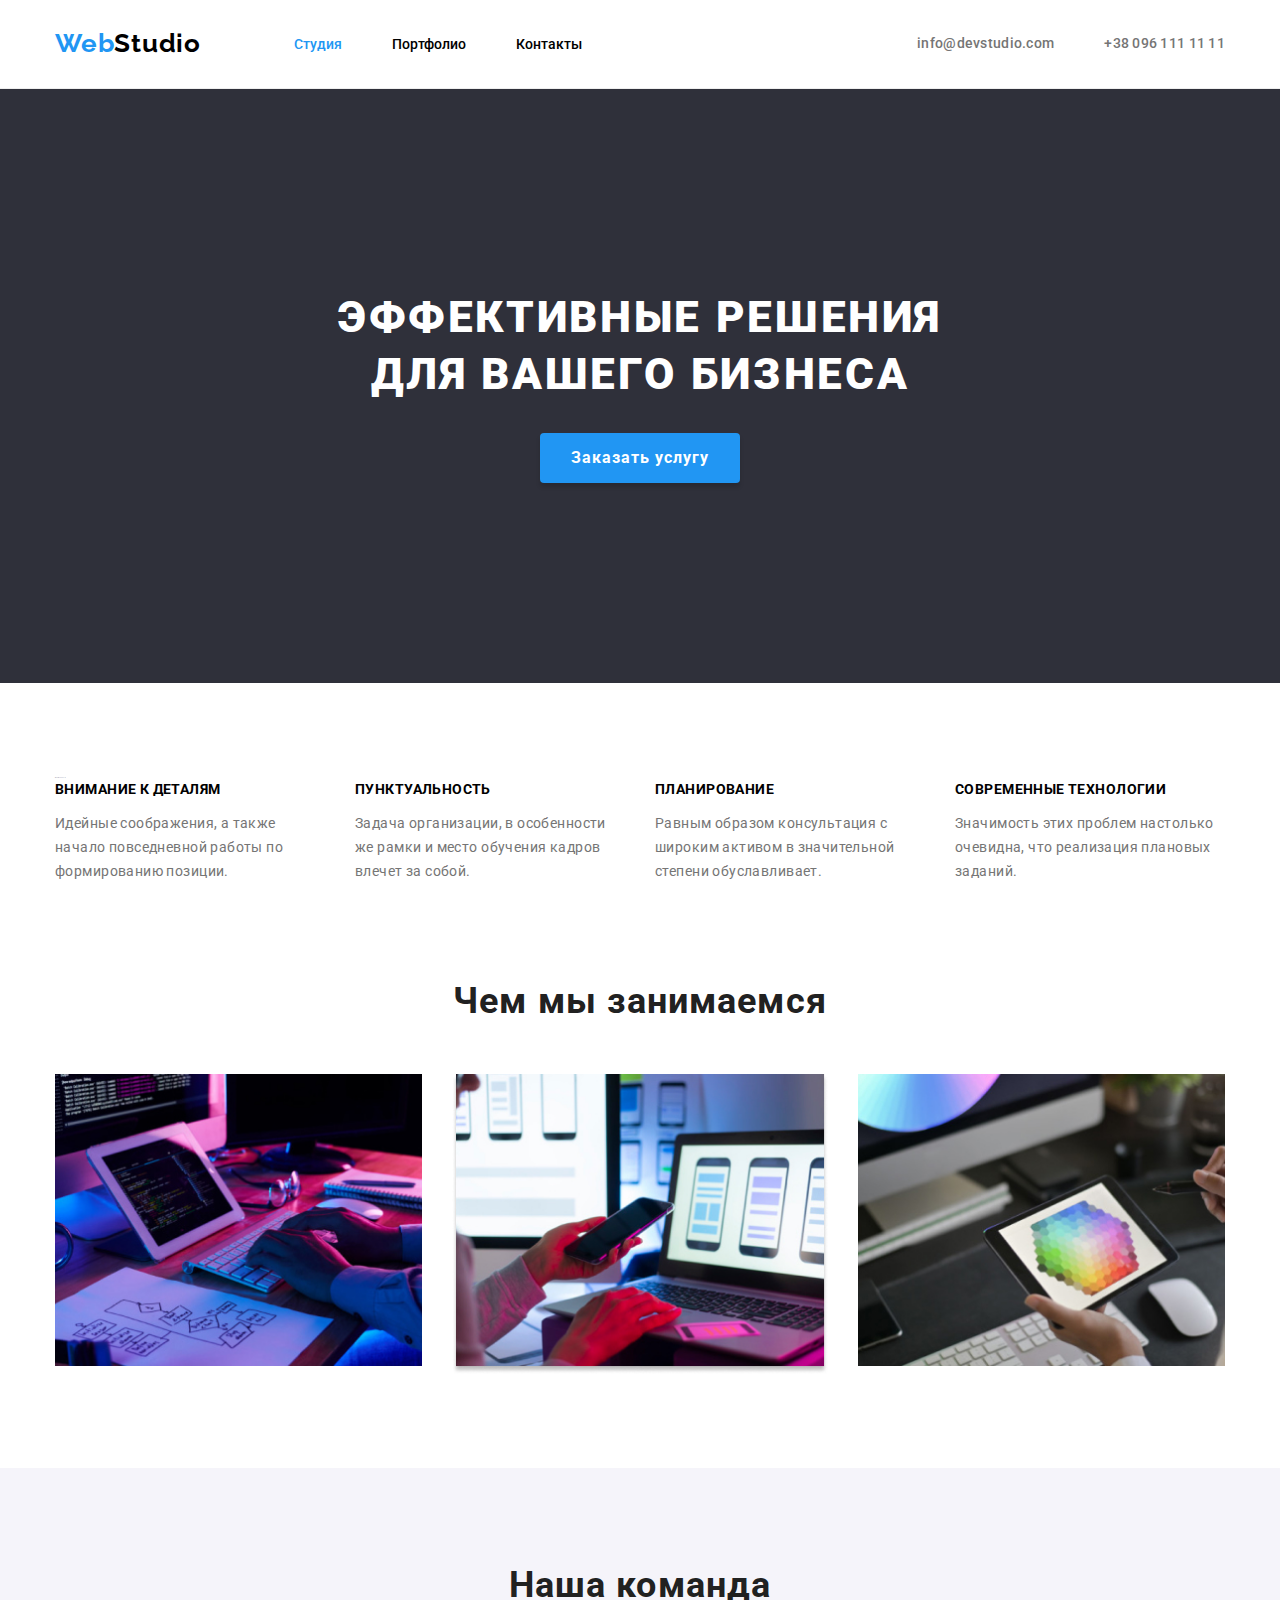
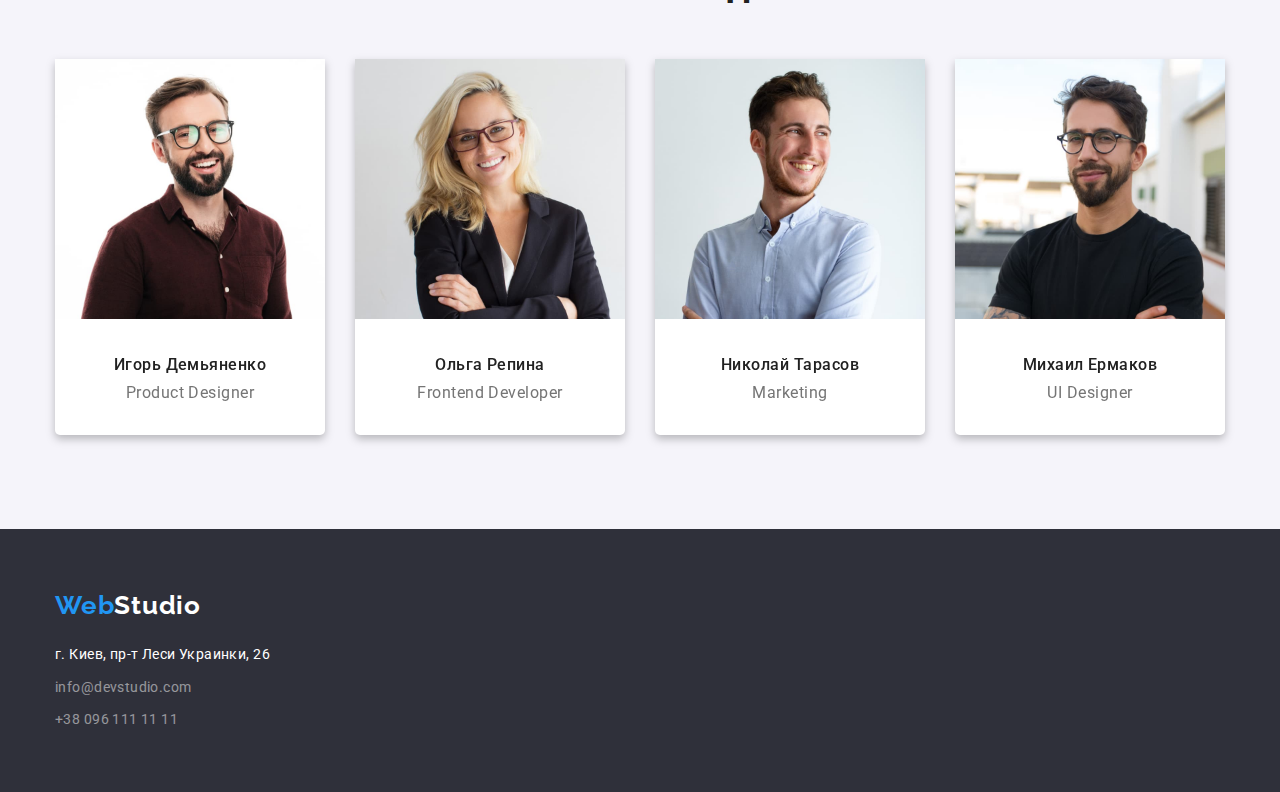
<file: index.html>
<!DOCTYPE html>
<html lang="ru">

<head>
    <meta charset="UTF-8">
    <meta http-equiv="X-UA-Compatible" content="IE=edge">
    <meta name="viewport" content="width=device-width, initial-scale=1.0">
    <title>WebStudio</title>
    <link rel="stylesheet"
        href="https://cdnjs.cloudflare.com/ajax/libs/modern-normalize/1.0.0/modern-normalize.min.css" />
    <link rel="preconnect" href="https://fonts.googleapis.com">
    <link rel="preconnect" href="https://fonts.gstatic.com" crossorigin>
    <link
        href="https://fonts.googleapis.com/css2?family=Raleway:wght@700&family=Roboto:wght@400;500;700;900&display=swap"
        rel="stylesheet">
    <link rel="stylesheet" href="./css/style.css">
</head>
<body">
    <header class="start">
        <div class="top conteiner">
            <nav class="top--nav">
                <!-- этот логотип навигационная ссылка -->
                <a href="#" id="link-header" class="logo"><span>Web</span>Studio</a>
                <ul class="top--nav--pages">
                    <li class="nav--pages">
                        <a href="#" class=" hover notactive active-alltime">Студия</a>
                    </li>
                    <li class="nav--pages">
                        <a href="./portfolio.html" class="hover notactive">Портфолио</a>
                    </li>
                    <li class="nav--pages">
                        <a href="#" class="hover notactive">Контакты</a>
                    </li>

                </ul>
            </nav>
            <ul class="top--address">
                <li><a href="mailto:info@devstudio.com" class="hover top--adress--link">info@devstudio.com</a></li>
                <li><a href="tel:+380961111111" class="hover">+38 096 111 11 11</a></li>
            </ul>
        </div>
    </header>
    <main class="main">
        <section class="hero">
            <h1 class="hero--idea">Эффективные решения<br>для вашего бизнеса</h1>
            <button class="hero__button" type="button">Заказать услугу</button>
        </section>
        <section class="section we">
            <div class="conteiner">
                <!-- симантический подзоголовок -->
                <h2 class="none" style="color: var(--fon-color); font-size: 1px;">Особенности</h2>
                <ul class="we--about">
                    <li class="we--puncts">
                        <h3 class="we--title">Внимание к деталям</h3>
                        <p class="we--about--text">Идейные соображения, а также начало повседневной работы по
                            формированию позиции.</p>
                    </li>
                    <li class="we--puncts">
                        <h3 class="we--title">Пунктуальность</h3>
                        <p class="we--about--text">Задача организации, в особенности же рамки и место обучения кадров
                            влечет за собой.</p>
                    </li>
                    <li class="we--puncts">
                        <h3 class="we--title">Планирование</h3>
                        <p class="we--about--text">Равным образом консультация с широким активом в значительной степени
                            обуславливает.</p>
                    </li>
                    <li class="we--puncts">
                        <h3 class="we--title">Современные технологии</h3>
                        <p class="we--about--text">Значимость этих проблем настолько очевидна, что реализация плановых
                            заданий.</p>
                    </li>
                </ul>
            </div>
        </section>
        <section class="photo">
            <div class="conteiner">
                <h2 class="title2">Чем мы занимаемся</h2>
                <ul class="pictures">
                    <li class="pictures--work">
                        <img src="./images/img-1.jpg" width="370" height="294" alt="Пишем програмный код">
                    </li>
                    <li class="pictures--work">
                        <img src="./images/img-2.jpg" width="370" height="294" alt="Разработка для мобильных устройств">
                    </li>
                    <li class="pictures--work">
                        <img src="./images/img-3.jpg" width="370" height="294" alt="Тестирование приложений">
                    </li>
                </ul>
            </div>
        </section>
        <section class="comando section">
            <div class=" conteiner">
                <h2 class="title2">Наша команда</h2>
                <ul class="portrets">
                    <li class="portrets--card">
                        <img src="./images/photo-1.jpg" width="270" height="260" alt="Фотопортрет мужчины">
                        <div class="portret--text">
                            <h3 class="portrets--title">Игорь Демьяненко</h3>
                            <p class="profesional">Product Designer</p>
                        </div>
                    </li>
                    <li class="portrets--card">
                        <img src="./images/photo-2.jpg" width="270" height="260" alt="Фотопортрет женчины">
                        <div class="portret--text">
                            <h3 class="portrets--title">Ольга Репина</h3>
                            <p class="profesional">Frontend Developer</p>
                        </div>
                    </li>
                    <li class="portrets--card">
                        <img src="./images/photo-3.jpg" width="270" height="260" alt="Фотопортрет мужчины">
                        <div class="portret--text">
                            <h3 class="portrets--title">Николай Тарасов</h3>
                            <p class="profesional">Marketing</p>
                        </div>
                    </li>
                    <li class="portrets--card">
                        <img src="./images/photo-4.jpg" width="270" height="260" alt="Фотопортрет мужчины">
                        <div class="portret--text">
                            <h3 class="portrets--title">Михаил Ермаков</h3>
                            <p class="profesional">UI Designer</p>
                        </div>
                    </li>
                </ul>
            </div>
        </section>
    </main>
    <footer class="bottom--info">
        <div class="conteiner">
            <!-- это логотип сайта он ведет на начало главной страницы -->
            <a href="#link-header" class="logo"><span>Web</span>Studio</a>
            <address class="bottom--address">
                <ul>
                    <li class="adress--city address--write">г. Киев, пр-т Леси Украинки, 26</li>
                    <li class="address--write">
                        <a class="bottom--address--link hover" href="mailto:info@devstudio.com">info@devstudio.com</a>
                    </li>
                    <li class="address--write">
                        <a class="bottom--address--link hover" href="tel:+380961111111">+38 096 111 11 11</a>
                    </li>
                </ul>
            </address>
        </div>
    </footer>
    </body>

</html>
</file>
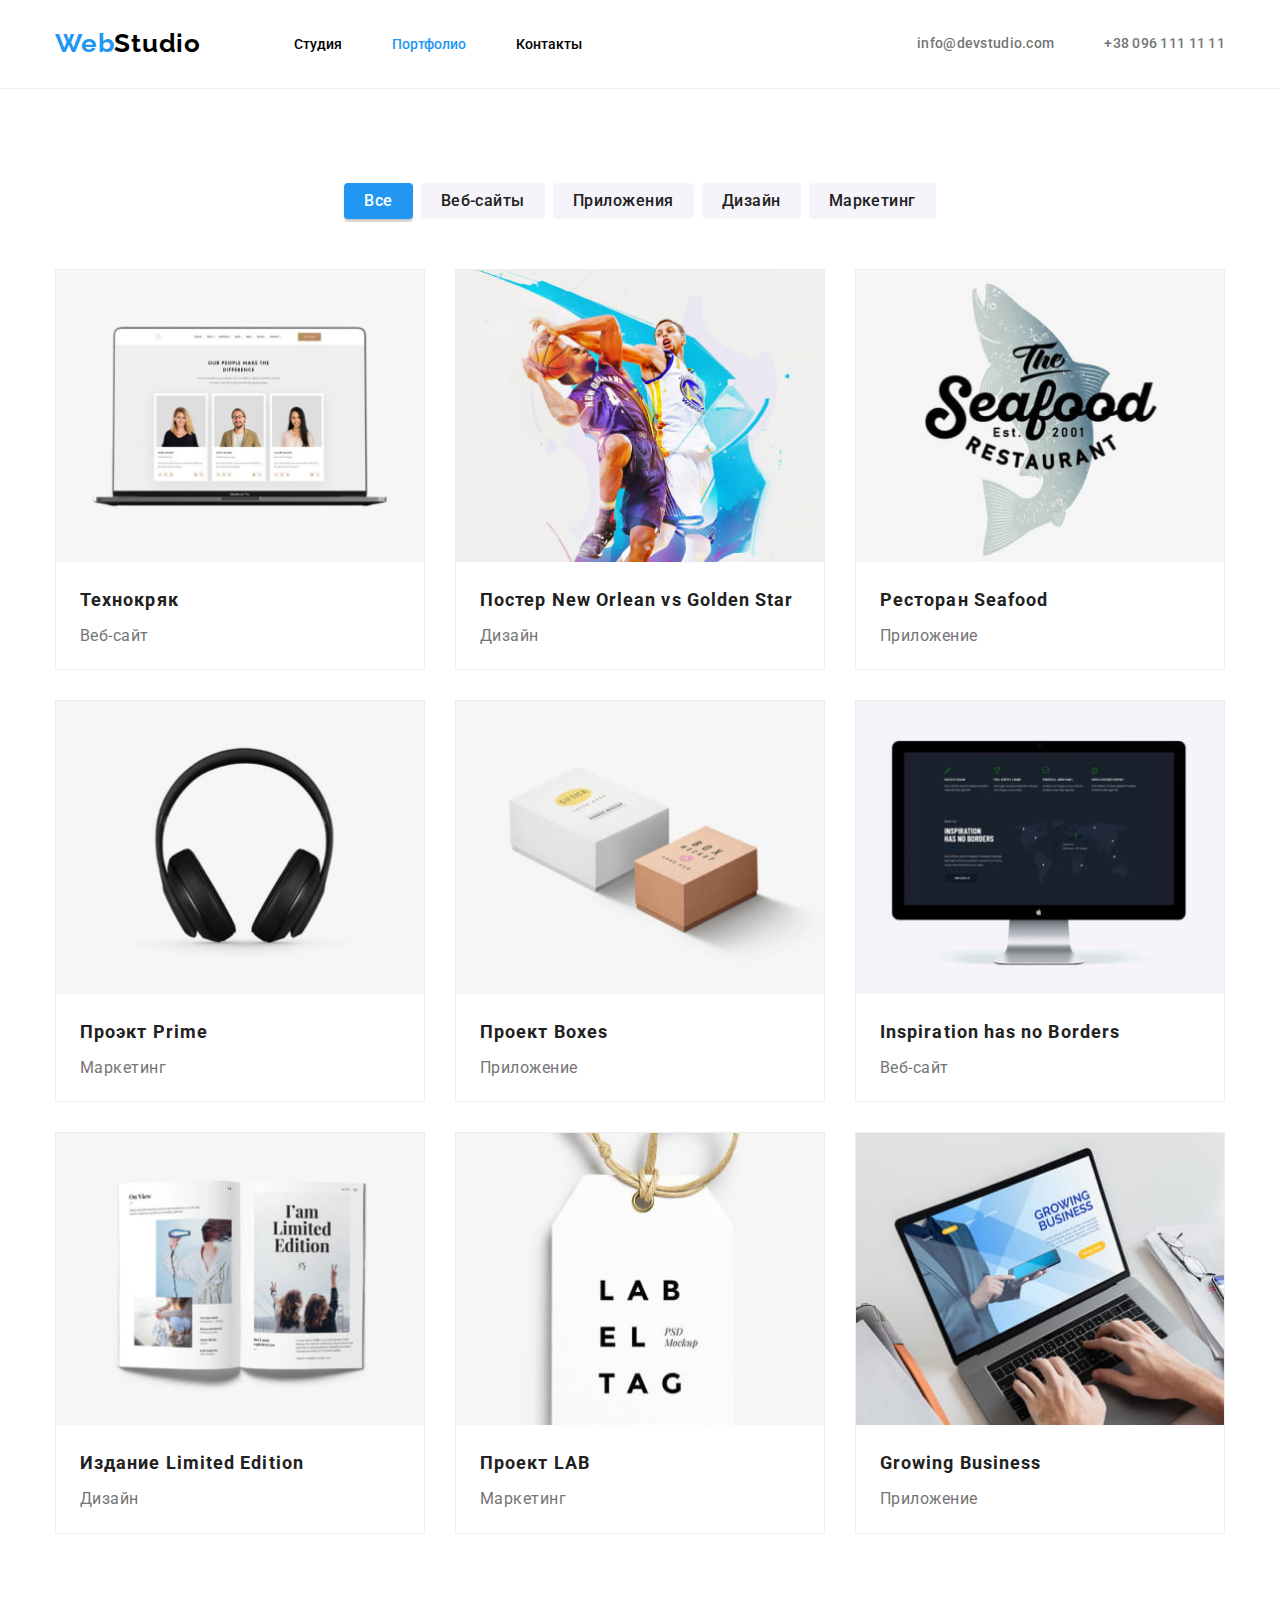
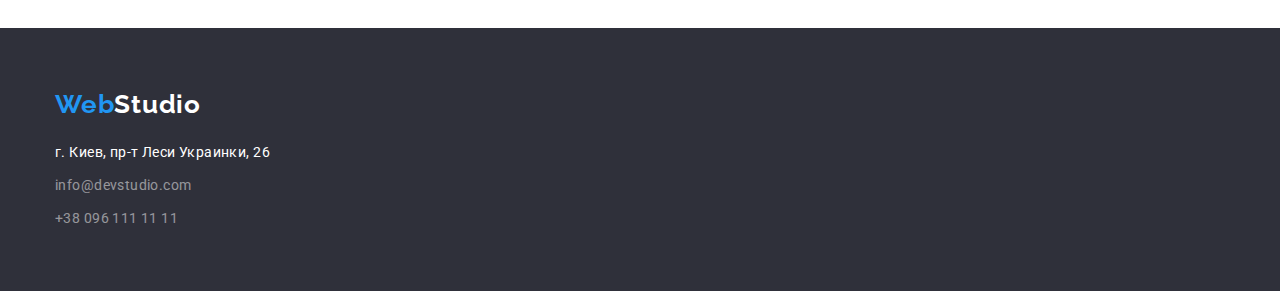
<file: portfolio.html>
<!DOCTYPE html>
<html lang="ru">

<head>
    <meta charset="UTF-8">
    <meta http-equiv="X-UA-Compatible" content="IE=edge">
    <meta name="viewport" content="width=device-width, initial-scale=1.0">
    <title>Portfolio</title>
    <link rel="stylesheet"
        href="https://cdnjs.cloudflare.com/ajax/libs/modern-normalize/1.0.0/modern-normalize.min.css" />
    <link rel="preconnect" href="https://fonts.googleapis.com">
    <link rel="preconnect" href="https://fonts.gstatic.com" crossorigin>
    <link
        href="https://fonts.googleapis.com/css2?family=Raleway:wght@700&family=Roboto:wght@400;500;700;900&display=swap"
        rel="stylesheet">
    <link rel="stylesheet" href="./css/style.css">
</head>

<body>
    <header class="start">
        <div class="top conteiner">
            <nav class="top--nav">
                <!-- этот логотип навигационная ссылка -->
                <a href="./index.html" class="logo"><span>Web</span>Studio</a>
                <ul class="top--nav--pages">
                    <li class="nav--pages">
                        <a href="./index.html" class="hover notactive">Студия</a>
                    </li>
                    <li class="nav--pages">
                        <a href="#" class="hover notactive active-alltime">Портфолио</a>
                    </li>
                    <li class="nav--pages">
                        <!-- это переход в меню адресов и контактов -->
                        <a href="#" class="hover notactive">Контакты</a>
                    </li>
                </ul>
            </nav>
            <ul class="top--address">
                <li><a href="mailto:info@devstudio.com" class="hover top--adress--link">info@devstudio.com</a></li>
                <li><a href="tel:+380961111111" class="hover">+38 096 111 11 11</a></li>
            </ul>
        </div>
    </header>
    <main class="portfolio">
        <section class="section">
            <div class="conteiner">
                <!-- это список с кнопками -->
                <ul class="portfolio--menu">
                    <li class="portfolio--filter"><button type="button" class="filter filter-down">Все</button></li>
                    <li class="portfolio--filter"><button type="button" class="filter ">Веб-сайты</button></li>
                    <li class="portfolio--filter"><button type="button" class="filter ">Приложения</button></li>
                    <li class="portfolio--filter"><button type="button" class="filter ">Дизайн</button></li>
                    <li class="portfolio--filter"><button type="button" class="filter ">Маркетинг</button></li>
                </ul>
                <!-- это список сайтов разработанных компанией -->
                <ul class="portfolio--works">
                    <li class="site">
                        <a class="site--hover" href="#"><img src="./images/image-portfolio/img.jpg"
                                alt="Ссылка на сайт портфолио">
                            <div class="site--text">
                                <h3 class="site--title">Технокряк</h3>
                                <p class="site--type">Веб-сайт</p>
                            </div>
                        </a>
                    </li>
                    <li class="site">
                        <a class="site--hover" href="#"><img src="./images/image-portfolio/img-1.jpg"
                                alt="Ссылка на сайт баскетбольной команды">
                            <div class="site--text">
                                <h3 class="site--title">Постер New Orlean vs Golden Star</h3>
                                <p class="site--type">Дизайн</p>
                            </div>
                        </a>
                    </li>
                    <li class="site">
                        <a class="site--hover" href="#"><img src="./images/image-portfolio/img-2.jpg"
                                alt="Ссылка на сайт с рыбным рестораном">
                            <div class="site--text">
                                <h3 class="site--title">Ресторан Seafood</h3>
                                <p class="site--type">Приложение</p>
                            </div>
                        </a>
                    </li>
                    <li class="site">
                        <a class="site--hover" href="#"><img src="./images/image-portfolio/img-3.jpg"
                                alt="Ссылка на сайт с наушниками">
                            <div class="site--text">
                                <h3 class="site--title">Проэкт Prime</h3>
                                <p class="site--type">Маркетинг</p>
                            </div>
                        </a>
                    </li>
                    <li class="site">
                        <a class="site--hover" href="#"><img src="./images/image-portfolio/img-4.jpg"
                                alt="Ссылка на сайт с коробками">
                            <div class="site--text">
                                <h3 class="site--title">Проект Boxes</h3>
                                <p class="site--type">Приложение</p>
                            </div>
                        </a>
                    </li>
                    <li class="site">
                        <a class="site--hover" href="#"><img src="./images/image-portfolio/img-5.jpg"
                                alt="Ссылка на сайт с монитором">
                            <div class="site--text">
                                <h3 class="site--title">Inspiration has no Borders</h3>
                                <p class="site--type">Веб-сайт</p>
                            </div>
                        </a>
                    </li>
                    <li class="site">
                        <a class="site--hover" href="#"><img src="./images/image-portfolio/img-6.jpg"
                                alt="Ссылка на сайт с открытой книгой">
                            <div class="site--text">
                                <h3 class="site--title">Издание Limited Edition</h3>
                                <p class="site--type">Дизайн</p>
                            </div>
                        </a>
                    </li>
                    <li class="site">
                        <a class="site--hover" href="#"><img src="./images/image-portfolio/img-7.jpg"
                                alt="Ссылка на сайт с биркой">
                            <div class="site--text">
                                <h3 class="site--title">Проект LAB</h3>
                                <p class="site--type">Маркетинг</p>
                            </div>
                        </a>
                    </li>
                    <li class="site">
                        <a class="site--hover" href="#"><img src="./images/image-portfolio/img-8.jpg"
                                alt="Ссылка на сайт с ноутбуком">
                            <div class="site--text">
                                <h3 class="site--title">Growing Business</h3>
                                <p class="site--type">Приложение</p>
                            </div>
                        </a>
                    </li>
                </ul>
            </div>
        </section>
    </main>
    <footer class="bottom--info">
        <div class="conteiner">
            <!-- это логотип сайта он ведет на начало главной страницы -->
            <a href="./index.html" class="logo"><span>Web</span>Studio</a>
            <address class="bottom--address">
                <ul>
                    <li class="adress--city address--write">г. Киев, пр-т Леси Украинки, 26</li>
                    <li class="address--write">
                        <a class="bottom--address--link hover" href="mailto:info@devstudio.com">info@devstudio.com</a>
                    </li>
                    <li class="address--write">
                        <a class="bottom--address--link hover" href="tel:+380961111111">+38 096 111 11 11</a>
                    </li>
                </ul>
            </address>
        </div>
    </footer>
</body>

</html>
</file>
<file: css/style.css>
/* все цвета на всех страницах */

:root {
  --main-color: #000000;
  --rgba-color: rgba(255, 255, 255, 0.5);
  --streng-black: #212121;
  --p-color: #757575;
  --team-color: #f5f4fa;
  --ground-color: #2f303a;
  --bg-color: #ffffff;
  --second-color: #2196f3;
  --border-color: #eeeeee;
}

html {
  box-sizing: border-box;
}

*,
*::before,
*::after {
  box-sizing: inherit;
  margin: 0;
  padding: 0;
}

img {
  display: block;
  width: 100%;
  height: auto;
}

a {
  text-decoration: none;
}

li {
  list-style-type: none;
}

.conteiner {
  max-width: 1200px;
  padding-left: 15px;
  padding-right: 15px;
  margin-right: auto;
  margin-left: auto;
}

body {
  font-family: Roboto;
  font-style: normal;
}

.section {
  padding-top: 94px;
  padding-bottom: 94px;
}

/* -------------стили для шапки на всех страницах------------ */
/* центруем шапку по горизонтали */
.top {
  display: flex;
  align-items: center;
  margin-right: auto;
  margin-left: auto;
}

/* логотип +ссылки по страницам */
.top--nav {
  display: flex;
  align-items: center;
}

.logo {
  font-family: Raleway;
  font-weight: bold;
  font-size: 26px;
  line-height: 1.3;
  letter-spacing: 0.03em;
  color: var(--main-color);
  display: block;
  margin-right: 93px;
}

.logo span {
  color: var(--second-color);
}

.top--nav--pages {
  display: flex;
}

.nav--pages {
  margin-right: 50px;
}

.notactive {
  color: var(--main-color);
  display: block;
  padding-top: 32px;
  padding-bottom: 32px;
}

.active-alltime {
  color: var(--second-color);
}
.top--nav--pages .hover {
  font-weight: 500;
}

.hover {
  font-size: 14px;
}

/* ссылки на контакты */
.top--address {
  display: flex;
  margin-left: auto;
}

.top--address li + li {
  margin-left: 50px;
}

.top--address .hover {
  font-size: 14px;
  line-height: 1.7;
  font-weight: 500;
  letter-spacing: 0.02em;
  color: var(--p-color);
  display: block;
  padding-top: 32px;
  padding-bottom: 32px;
}
.hover:hover,
.hover:focus {
  color: var(--second-color);
}
.start {
  border-bottom: 1px solid var(--border-color);
}
/* --------------- стили для подвала на всех страницах ---------- */
.bottom--info {
  background-color: var(--ground-color);
  color: var(--bg-color);
  padding: 60px 0px;
}

.bottom--info .logo {
  color: var(--bg-color);
}

.adress--city {
  font-size: 14px;
  line-height: 1.7;
  letter-spacing: 0.03em;
  font-family: Roboto;
  font-style: normal;
  font-weight: 400;
}

.bottom--address {
  margin-top: 20px;
}

ul .address--write:not(:last-child) {
  margin-bottom: 9px;
}

.bottom--address--link {
  color: var(--rgba-color);
  font-size: 14px;
  line-height: 1.7;
  letter-spacing: 0.03em;
  font-family: Roboto;
  font-style: normal;
  font-weight: 400;
}

.hover:hover,
.hover:focus {
  color: var(--second-color);
}

/* стили только для главной страницы */
.title2 {
  color: var(--streng-black);
  text-align: center;
  font-weight: 700;
  font-size: 36px;
  letter-spacing: 0.03em;
  line-height: 1.3;
  margin-bottom: 50px;
}

/* общие стили главной страницы */
/* основная секция с кнопкой */
.hero {
  background-repeat: no-repeat;
  background-position: 50% 50%;
  background-color: var(--ground-color);
  padding-top: 200px;
  padding-bottom: 200px;
  margin-right: auto;
  margin-left: auto;
}

.hero--idea {
  color: var(--bg-color);
  font-size: 44px;
  font-weight: 900;
  text-align: center;
  line-height: 1.3;
  letter-spacing: 0.06em;
  text-transform: uppercase;
  margin-bottom: 30px;
}

.hero__button {
  width: 200px;
  height: 50px;
  color: var(--bg-color);
  margin-left: auto;
  margin-right: auto;
  display: block;
  font-size: 16px;
  line-height: 1.5;
  font-weight: bold;
  letter-spacing: 0.06em;
  align-items: center;
  border-radius: 4px;
  background-color: var(--second-color);
  box-shadow: 0px 4px 4px rgba(0, 0, 0, 0.15);
  cursor: pointer;
  border: 0px;
}

/* секция преимуществ */
.we--about {
  display: flex;
  flex-wrap: wrap;
  margin-top: -30px;
  margin-left: -30px;
}

.we--puncts {
  flex-basis: calc(100% / 4 - 30px);
  margin-top: 30px;
  margin-left: 30px;
}

.we--title {
  font-family: Roboto;
  font-weight: 700;
  font-size: 14px;
  line-height: 1.7;
  letter-spacing: 0.03em;
  text-transform: uppercase;
  margin-bottom: 10px;
}

.we--about--text {
  font-family: Roboto;
  font-weight: 400;
  font-size: 14px;
  line-height: 1.7;
  letter-spacing: 0.03em;
  color: var(--p-color);
}
/* секция фотографий*/
.photo {
  padding-bottom: 94px;
}
.pictures--work + .pictures--work {
  margin-left: 30px;
}
.pictures {
  display: flex;
}
/* секция портретов */
.comando {
  background-color: var(--team-color);
}
.portrets {
  display: flex;
  flex-wrap: wrap;
  margin-left: -30px;
}

.portrets--card {
  background-color: var(--bg-color);
  text-align: center;
  filter: drop-shadow(0px 4px 4px rgba(0, 0, 0, 0.25));
  border-radius: 5px;
  flex-basis: calc(100% / 4 - 30px);
  margin-left: 30px;
}

.portret--text {
  padding-top: 30px;
  padding-bottom: 30px;
  padding-left: 30px;
  padding-right: 30px;
}

.portrets--title {
  display: block;
  font-weight: 500;
  font-size: 16px;
  line-height: 2;
  letter-spacing: 0.03em;
  color: var(--streng-black);
}

.profesional {
  font-weight: normal;
  font-size: 16px;
  line-height: 1.5;
  letter-spacing: 0.03em;
  color: var(--p-color);
}

/* стили только для портфолио */
/* общие стили только этой страницы */
.portfolio {
  display: flex;
  flex-direction: column;
}

/* стили для кнопок */
.portfolio--menu {
  display: flex;
  justify-content: center;
  margin-bottom: 50px;
}

.filter {
  padding: 6px 20px;
  background-color: var(--team-color);
  border: 0px;
  border-radius: 4px;
  font-family: Roboto;
  font-weight: 500;
  font-size: 16px;
  line-height: 1.5;
  letter-spacing: 0.03em;
  color: var(--streng-black);
  cursor: pointer;
}

.portfolio--filter {
  margin: 0px 4px 0px 4px;
}

.filter-down {
  box-shadow: 0px 3px 1px rgba(0, 0, 0, 0.1), 0px 2px 2px rgba(0, 0, 0, 0.12);
  background-color: var(--second-color);
  color: var(--bg-color);
}

.portfolio--menu button:hover,
.portfolio--menu button:focus {
  background-color: var(--second-color);
  color: var(--bg-color);
}

/* стилизация ссылок */

.portfolio--works {
  display: flex;
  flex-wrap: wrap;
  margin-left: -30px;
  margin-top: -30px;
}

.site {
  flex-basis: calc(100% / 3 - 30px);
  margin-left: 30px;
  margin-top: 30px;
  box-sizing: border-box;
  border: 1px solid var(--border-color);
}

.site--hover {
  display: block;
}

.site--hover:hover,
.site--hover:focus {
  box-shadow: rgba(0, 0, 0, 0.24) 0px 5px 5px;
}

.site--text {
  padding-top: 20px;
  padding-bottom: 20px;
  padding-left: 24px;
  padding-right: 24px;
}

.site--title {
  color: var(--streng-black);
  font-size: 18px;
  line-height: 2;
  letter-spacing: 0.06em;
  font-weight: bold;
  font-family: Roboto;
  font-style: normal;
  margin-bottom: 4px;
}

.site--type {
  color: var(--p-color);
  font-size: 16px;
  line-height: 1.7;
  letter-spacing: 0.03em;
}
</file>
